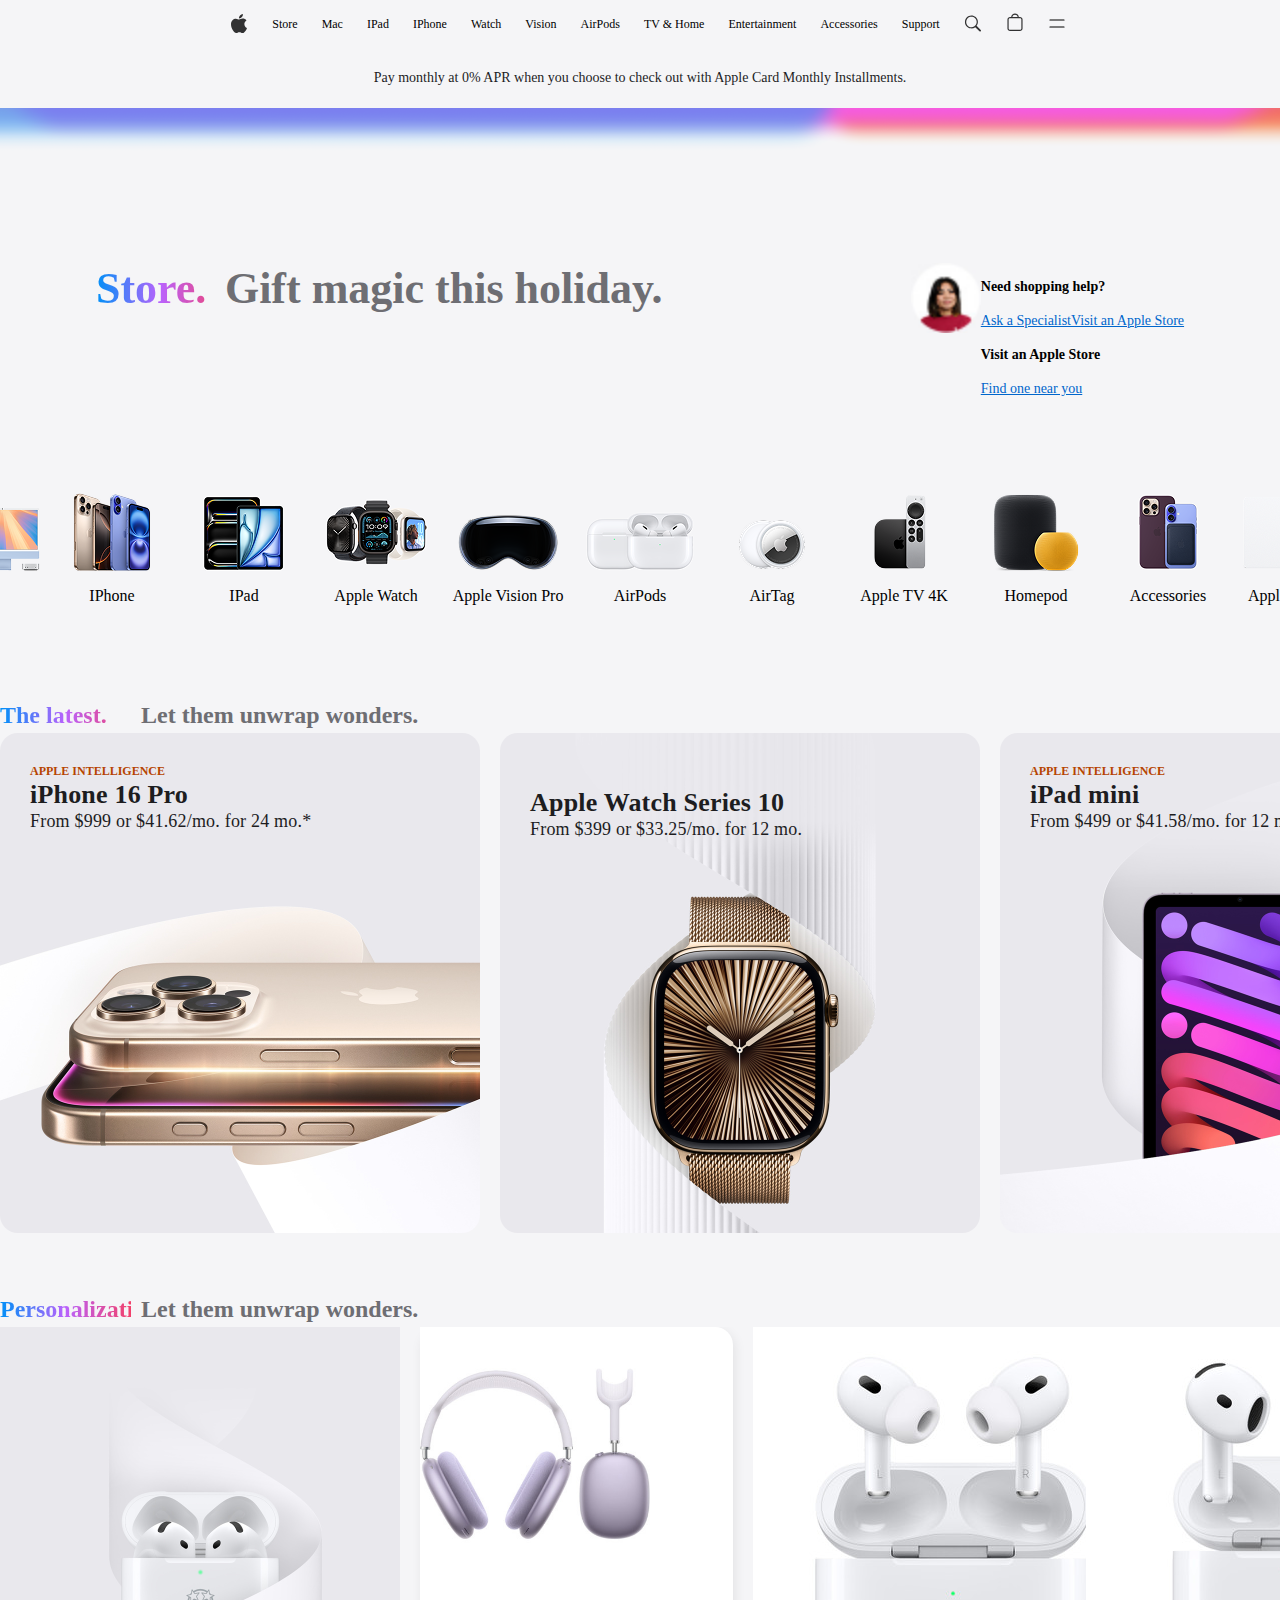
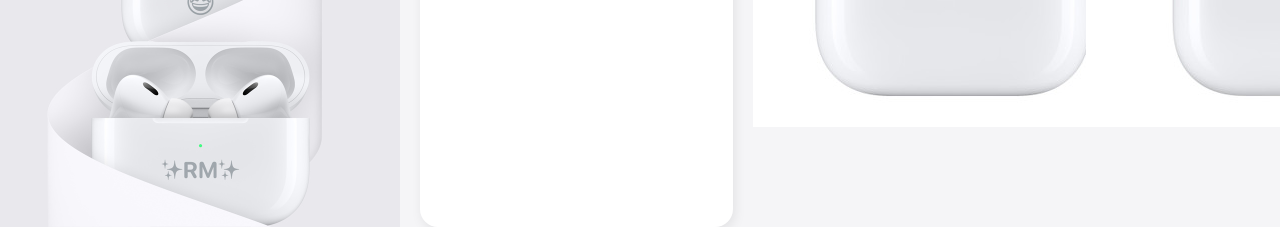
<file: ondex.html>
<!DOCTYPE html>
<html lang="en">
  <head>
    <meta charset="UTF-8" />
    <meta name="viewport" content="width=device-width, initial-scale=1.0" />
    <title>Document</title>
    <link
      rel="stylesheet"
      href="ondex.css
    "
    />
    <link rel="preconnect" href="https://fonts.googleapis.com" />
    <link rel="preconnect" href="https://fonts.gstatic.com" crossorigin />
  </head>
  <body style="margin: 0; background-color: #f5f5f7">
    <div style="width: 100vw; display: flex; justify-content: center">
      <div class="page1">
        <img style="padding-left: 16px" src="/SVG.svg" alt="" />
        <div class="button">
          <div class="wow">Store</div>
          <div class="wow">Mac</div>
          <div class="wow">IPad</div>
          <div class="wow">IPhone</div>
          <div class="wow">Watch</div>
          <div class="wow">Vision</div>
          <div class="wow">AirPods</div>
          <div class="wow">TV & Home</div>
          <div class="wow">Entertainment</div>
          <div class="wow">Accessories</div>
          <div class="wow">Support</div>
        </div>
        <div class="head2">
          <img src="/search.svg" alt="" />
          <img src="/bag.svg" alt="" />
          <img src="/main.svg" alt="" />
        </div>
      </div>
    </div>

    <div class="section">
      Pay monthly at 0% APR when you choose to check out with Apple Card Monthly
      Installments.
    </div>
    <div class="section1"></div>
    <div class="section2">
      <div style="display: flex">
        <div class="name1">Store.</div>
        <div class="name2">Gift magic this holiday.</div>
      </div>
      <div style="display: flex">
        <div class="name3"></div>
        <div class="name4">
          <p class="name5">Need shopping help?</p>
          <p class="name6">Ask a SpecialistVisit an Apple Store</p>
          <p class="name5">Visit an Apple Store</p>
          <p class="name6">Find one near you</p>
        </div>
      </div>
    </div>
    <div class="section3">
      <div class="name7">
        <img src="/store-card-13-mac-nav-202410.png" alt="" />
        Mac
      </div>
      <div class="name7">
        <img src="/store-card-13-iphone-nav-202409_GEO_US.png" alt="" />
        IPhone
      </div>
      <div class="name7">
        <img src="/store-card-13-ipad-nav-202405.png" alt="" />
        IPad
      </div>
      <div class="name7">
        <img src="/store-card-13-watch-nav-202409.png" alt="" />
        Apple Watch
      </div>
      <div class="name7">
        <img src="/store-card-13-vision-pro-nav-202401.png" alt="" />
        Apple Vision Pro
      </div>
      <div class="name7">
        <img src="/store-card-13-airpods-nav-202409.png" alt="" />
        AirPods
      </div>
      <div class="name7">
        <img src="/store-card-13-airtags-nav-202108.png" alt="" />
        AirTag
      </div>
      <div class="name7">
        <img src="/store-card-13-appletv-nav-202210.png" alt="" />
        Apple TV 4K
      </div>
      <div class="name7">
        <img src="/store-card-13-homepod-nav-202301.png" alt="" />
        Homepod
      </div>
      <div class="name7">
        <img src="/store-card-13-accessories-nav-202409.png" alt="" />
        Accessories
      </div>
      <div class="name7">
        <img
          src="/store-card-13-holiday-giftcards-asit-agc-nav-202111.png"
          alt=""
        />
        Apple Gift Card
      </div>
    </div>
    <div class="section4">
      <div class="name8-9">
        <div class="name8">The latest.</div>
        <div class="name9">Let them unwrap wonders.</div>
      </div>
      <div class="gg1">
        <div class="name10">
          <div class="frame1">
            <div class="name11">APPLE INTELLIGENCE</div>
            <div class="name12">iPhone 16 Pro</div>
            <div class="name13">From $999 or $41.62/mo. for 24 mo.*</div>
          </div>
        </div>
        <div class="name14">
          <div class="frame2">
            <div class="name12">Apple Watch Series 10</div>
            <div class="name13">From $399 or $33.25/mo. for 12 mo.</div>
          </div>
        </div>
        <div class="name15">
          <div class="frame1">
            <div class="name11">APPLE INTELLIGENCE</div>
            <div class="name12">iPad mini</div>
            <div class="name13">From $499 or $41.58/mo. for 12 mo.</div>
          </div>
        </div>
        <div class="name16">
          <div class="frame1">
            <div class="name11">APPLE INTELLIGENCE</div>
            <div class="name12">MacBook Pro</div>
            <div class="name13">From $1599 or $133.25/mo. for 12 mo.</div>
          </div>
        </div>
      </div>
    </div>
    <div class="section5">
      <div class="name8-9">
        <div class="name8">Personalization.</div>
        <div class="name9">Let them unwrap wonders.</div>
      </div>
      <div class="frame3">
        <div class="name17"></div>
        <div class="name18">
          <img src="/zz2.jpg" alt="" width="230px" height="230px" />
        </div>
        <div class="name19">
          <img src="zz3.jpg" alt="" />
        </div>
        <div class="name20">
          <img src="/zz4.jpg" alt="" />
        </div>
        <div class="name21">
          <img src="/zz5.jpg" alt="" />
        </div>
      </div>
    </div>
  </body>
</html>
</file>
<file: ondex.css>
.page1 {
  width: 1024px;
  display: flex;
  align-items: center;
  justify-content: center;
  gap: 24px;
}
.button {
  display: flex;
  gap: 24px;
  align-items: center;
  justify-content: center;
}
.head2 {
  display: flex;
  gap: 24px;
}
.wow {
  color: #000;
  text-align: center;
  font-family: Inter;
  font-size: 12px;
  font-weight: 400;
}
.section {
  color: #1d1d1f;
  text-align: center;
  font-family: Inter;
  font-size: 14px;
  font-weight: 400;
  height: 60px;
  display: flex;
  justify-content: center;
  align-items: center;
}
.section1 {
  background-image: url(/colorful.png);
  background-position: center;
  background-size: cover;
  height: 75px;
  width: 100%;
}
.section2 {
  display: flex;
  justify-content: space-around;
  margin-top: 80px;
}
.name1 {
  background: linear-gradient(90deg, #0090f7 0%, #ba62fc 50%, #f2416b 100%);
  font-family: Inter;
  font-size: 44px;
  font-style: normal;
  font-weight: 700;
  width: 129px;
  height: 52px;
  background-clip: text;
  -webkit-background-clip: text;
  -webkit-text-fill-color: transparent;
}
.name2 {
  color: #6e6e73;
  font-family: Inter;
  font-size: 44px;
  font-weight: 700;
  width: 494px;
  height: 52px;
}
.name3 {
  background-image: url(/tseejzurag.png);
  background-size: cover;
  background-position: center;
  width: 70px;
  height: 70px;
}
.name5 {
  color: black;
  font-family: Inter;
  font-size: 14px;
  font-weight: 700;
  line-height: 20px;
}
.name6 {
  color: #06c;
  font-family: Inter;
  font-size: 14px;
  font-style: normal;
  font-weight: 400;
  line-height: 20px; /* 142.857% */
  text-decoration-line: underline;
  text-decoration-style: solid;
  text-decoration-skip-ink: auto;
  text-decoration-thickness: auto;
  text-underline-offset: auto;
  text-underline-position: from-font;
}
.section3 {
  display: flex;
  gap: 12px;
  justify-content: center;
  margin-top: 80px;
  overflow: scroll;
}
.name7 {
  width: 136px;
  height: 146px;
  text-align: center;
  display: flex;
  flex-direction: column;
  gap: 16px;
}
.section4 {
  overflow: scroll;
}
.name8 {
  font-family: Inter;
  font-size: 24px;
  font-weight: 700;
  line-height: 32px;
  background: linear-gradient(90deg, #0090f7 0%, #ba62fc 50%, #f2416b 100%);
  background-clip: text;
  -webkit-background-clip: text;
  -webkit-text-fill-color: transparent;
  width: 131px;
  height: 34px;
}
.name9 {
  color: #6e6e73;
  font-family: Inter;
  font-size: 24px;
  font-style: normal;
  font-weight: 700;
  line-height: 32px;
}
.name8-9 {
  display: flex;
  margin-top: 60px;
  gap: 10px;
}
.name10 {
  background-image: url(/iphone16.jpg);
  background-position: center;
  background-size: cover;
  width: 480px;
  height: 500px;
  display: flex;
  flex-direction: column;
  border-radius: 18px;
}
.name11 {
  color: #b64400;
  font-family: Inter;
  font-size: 12px;
  font-style: normal;
  font-weight: 700;
  line-height: 16px;
}
.name12 {
  color: #1d1d1f;
  font-family: Inter;
  font-size: 26px;
  font-style: normal;
  font-weight: 700;
  line-height: 32px;
  letter-spacing: 0.196px;
}
.name13 {
  color: #1d1d1f;
  font-family: Inter;
  font-size: 18px;
  font-style: normal;
  font-weight: 400;
  line-height: 20px;
  letter-spacing: 0.196px;
}
.name14 {
  background-image: url(/iwatch.jpg);
  background-position: center;
  background-size: cover;
  width: 480px;
  height: 500px;
  display: flex;
  flex-direction: column;
  border-radius: 18px;
}
.name15 {
  background-image: url(/ipadmini.jpg);
  background-position: center;
  background-size: cover;
  width: 480px;
  height: 500px;
  display: flex;
  flex-direction: column;
  border-radius: 18px;
}
.name16 {
  background-image: url(/macbookpro.jpg);
  background-position: center;
  background-size: cover;
  width: 480px;
  height: 500px;
  border-radius: 18px;
  display: flex;
  flex-direction: column;
}
.gg1 {
  width: 2500px;
  display: flex;
  gap: 20px;
  overflow: scroll;
}
.frame1 {
  margin-top: 30px;
  margin-left: 30px;
}
.frame2 {
  margin-top: 54px;
  margin-left: 30px;
}
.name17 {
  background-image: url(/zz1.jpg);
  background-position: center;
  background-size: cover;
  width: 400px;
  height: 500px;
}
.name18 {
  width: 313px;
  height: 500px;
  border-radius: 18px;
  background: #fff;
  box-shadow: 2px 4px 12px 0 rgba(0, 0, 0, 0.08);
}
.name19 {
  width: 313px;
  height: 500px;
}
.name20 {
  width: 313px;
  height: 500px;
}
.name21 {
  width: 313px;
  height: 500px;
}
.frame3 {
  display: flex;
  width: 1920px;
  gap: 20px;
  overflow: scroll;
}
</file>
